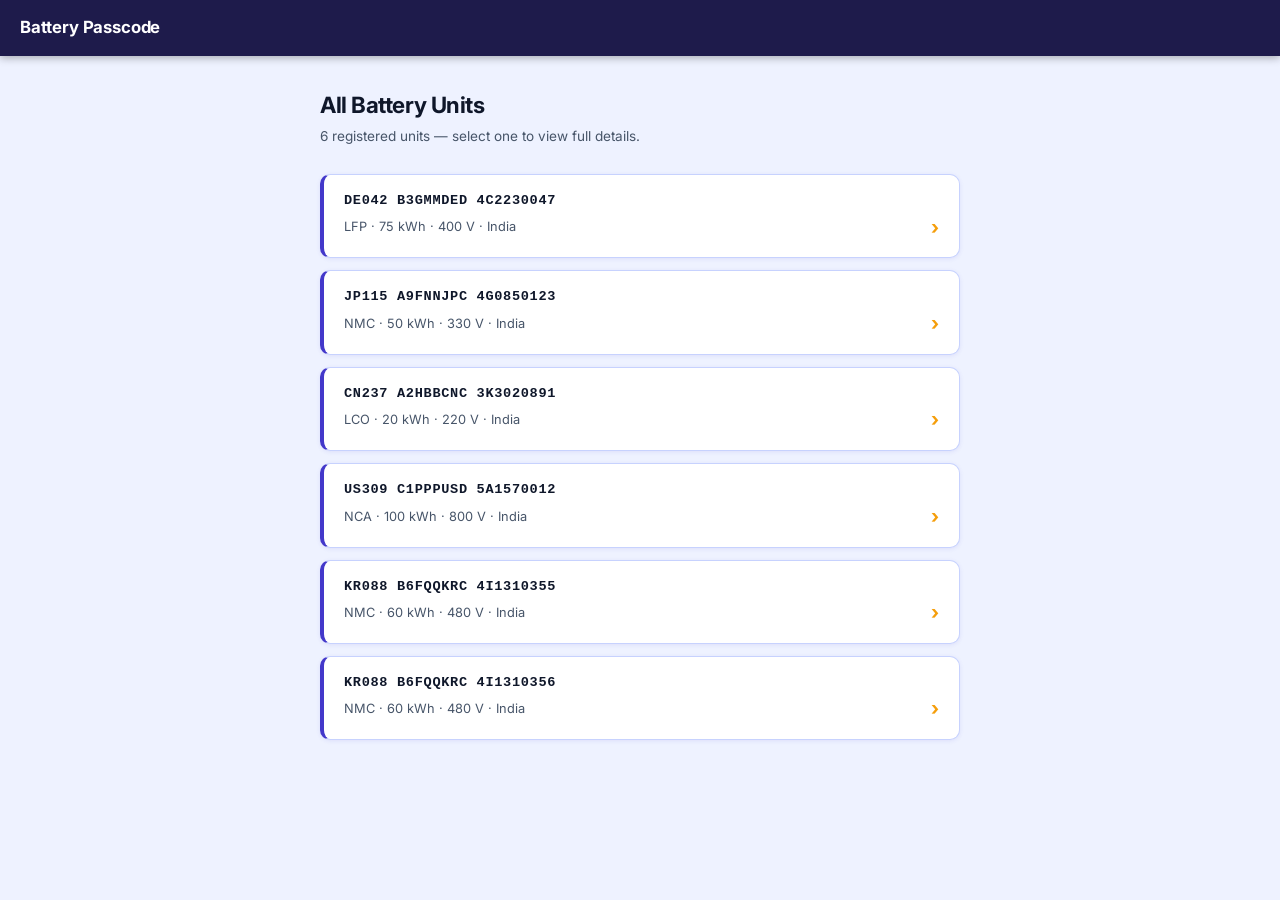
<file: index.html>
<!DOCTYPE html>
<html lang="en">
<head>
  <meta charset="UTF-8" />
  <meta name="viewport" content="width=device-width, initial-scale=1.0" />
  <title>Battery Passcode — Battery Registry</title>
  <link rel="stylesheet" href="style.css" />
</head>
<body>

<header class="topbar">
  <a class="topbar-mark" href="index.html">Battery Passcode</a>
</header>

<main class="page">
  <h1 class="index-heading">All Battery Units</h1>
  <p class="index-sub">5 registered units — select one to view full details.</p>

  <div class="battery-grid"></div>
</main>

<script src="batteries.js"></script>
<script>renderIndex();</script>
</body>
</html>
</file>
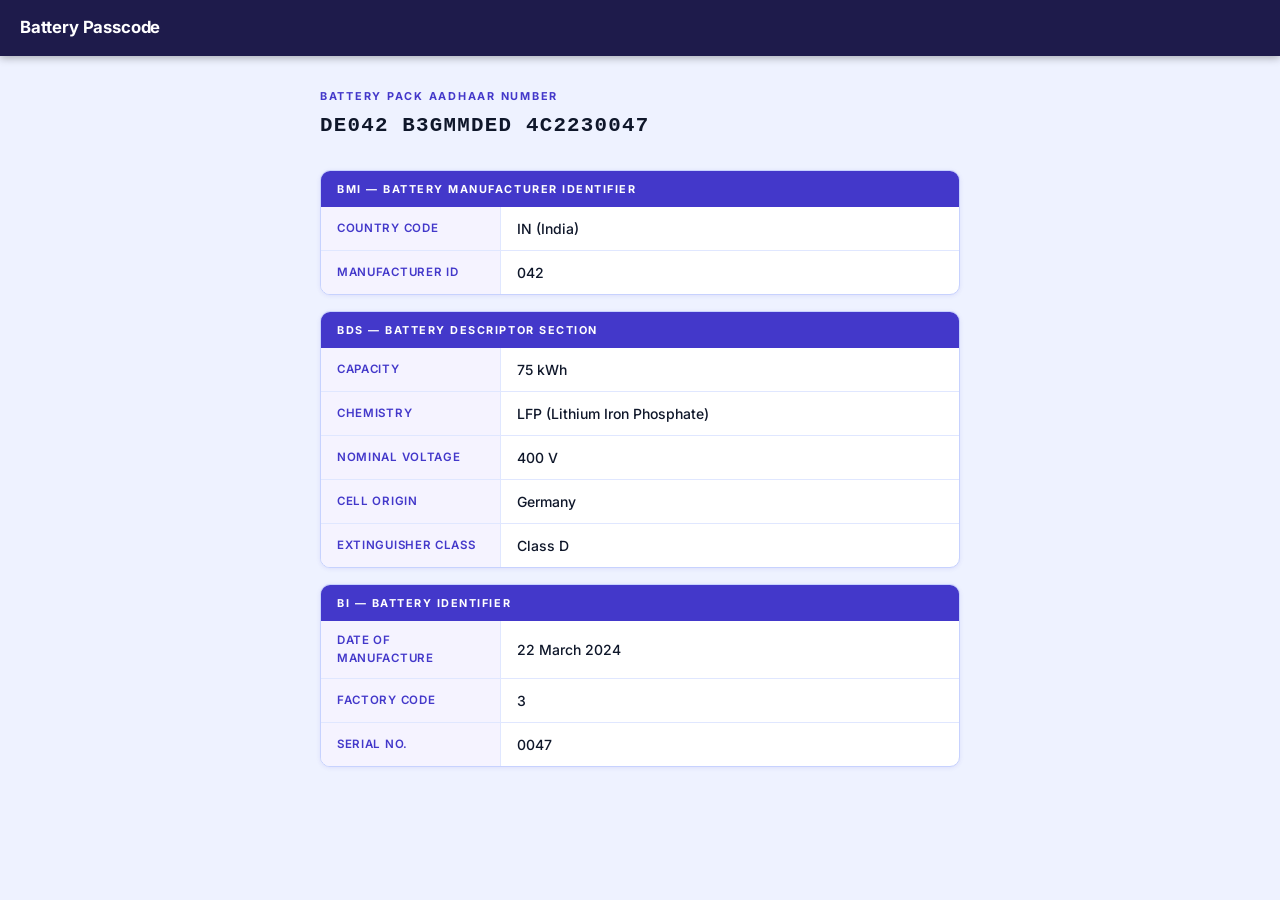
<file: bat-001.html>
<!DOCTYPE html>
<html lang="en">
<head>
  <meta charset="UTF-8" />
  <meta name="viewport" content="width=device-width, initial-scale=1.0" />
  <title>Battery Passcode</title>
  <link rel="stylesheet" href="style.css" />
</head>
<body>
  <script src="batteries.js"></script>
  <script>renderBattery('bat-001');</script>
</body>
</html>
</file>
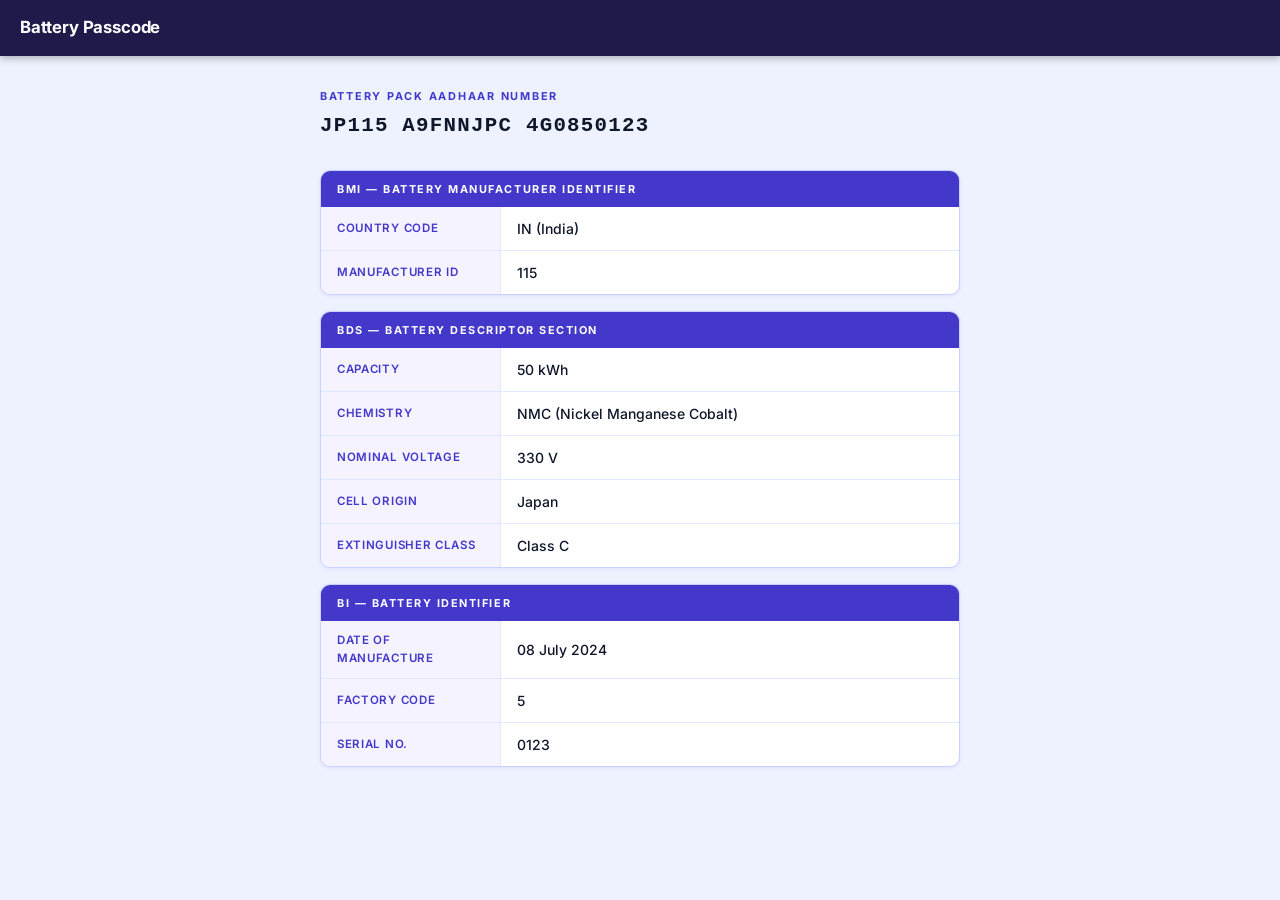
<file: bat-002.html>
<!DOCTYPE html>
<html lang="en">
<head>
  <meta charset="UTF-8" />
  <meta name="viewport" content="width=device-width, initial-scale=1.0" />
  <title>Battery Passcode</title>
  <link rel="stylesheet" href="style.css" />
</head>
<body>
  <script src="batteries.js"></script>
  <script>renderBattery('bat-002');</script>
</body>
</html>
</file>
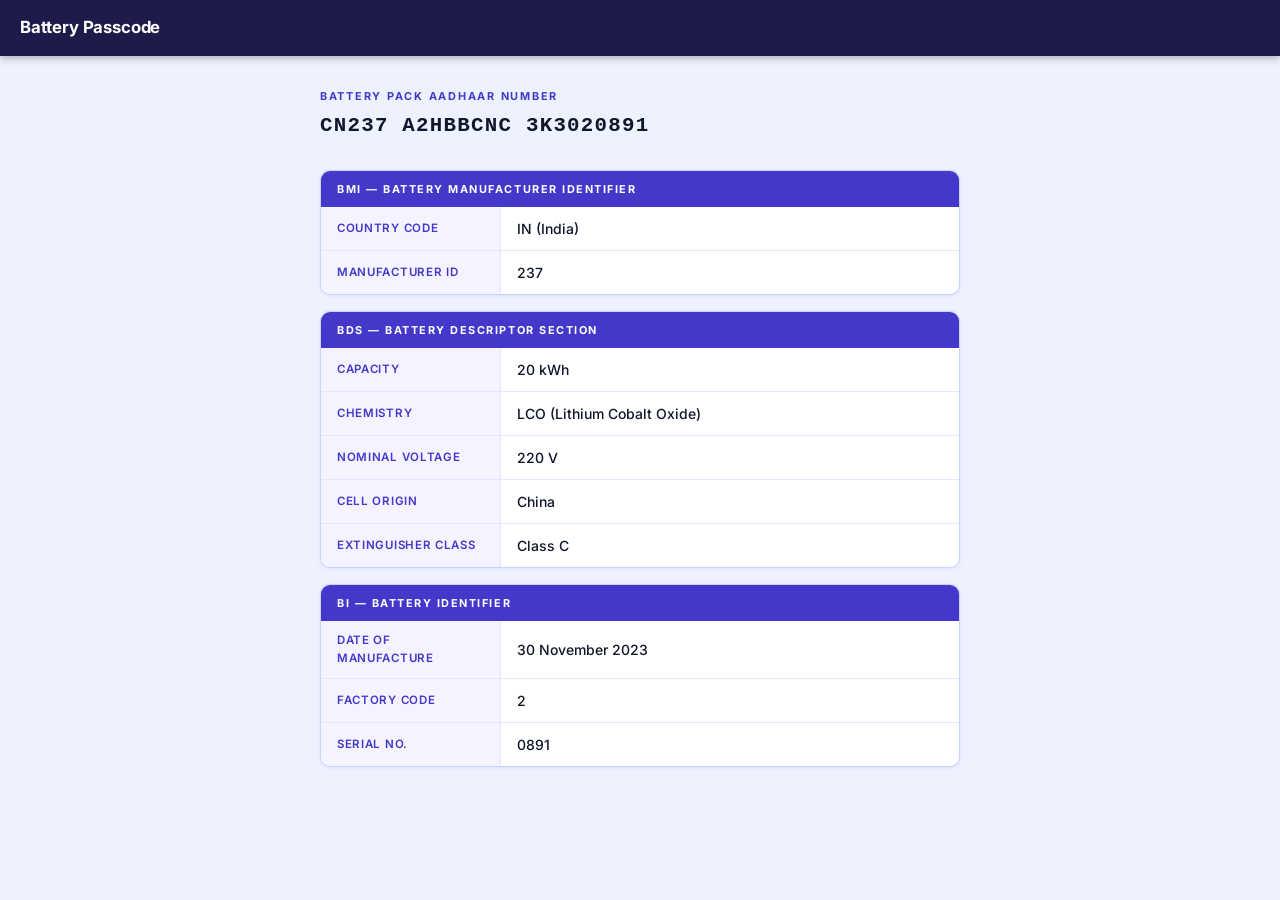
<file: bat-003.html>
<!DOCTYPE html>
<html lang="en">
<head>
  <meta charset="UTF-8" />
  <meta name="viewport" content="width=device-width, initial-scale=1.0" />
  <title>Battery Passcode</title>
  <link rel="stylesheet" href="style.css" />
</head>
<body>
  <script src="batteries.js"></script>
  <script>renderBattery('bat-003');</script>
</body>
</html>
</file>
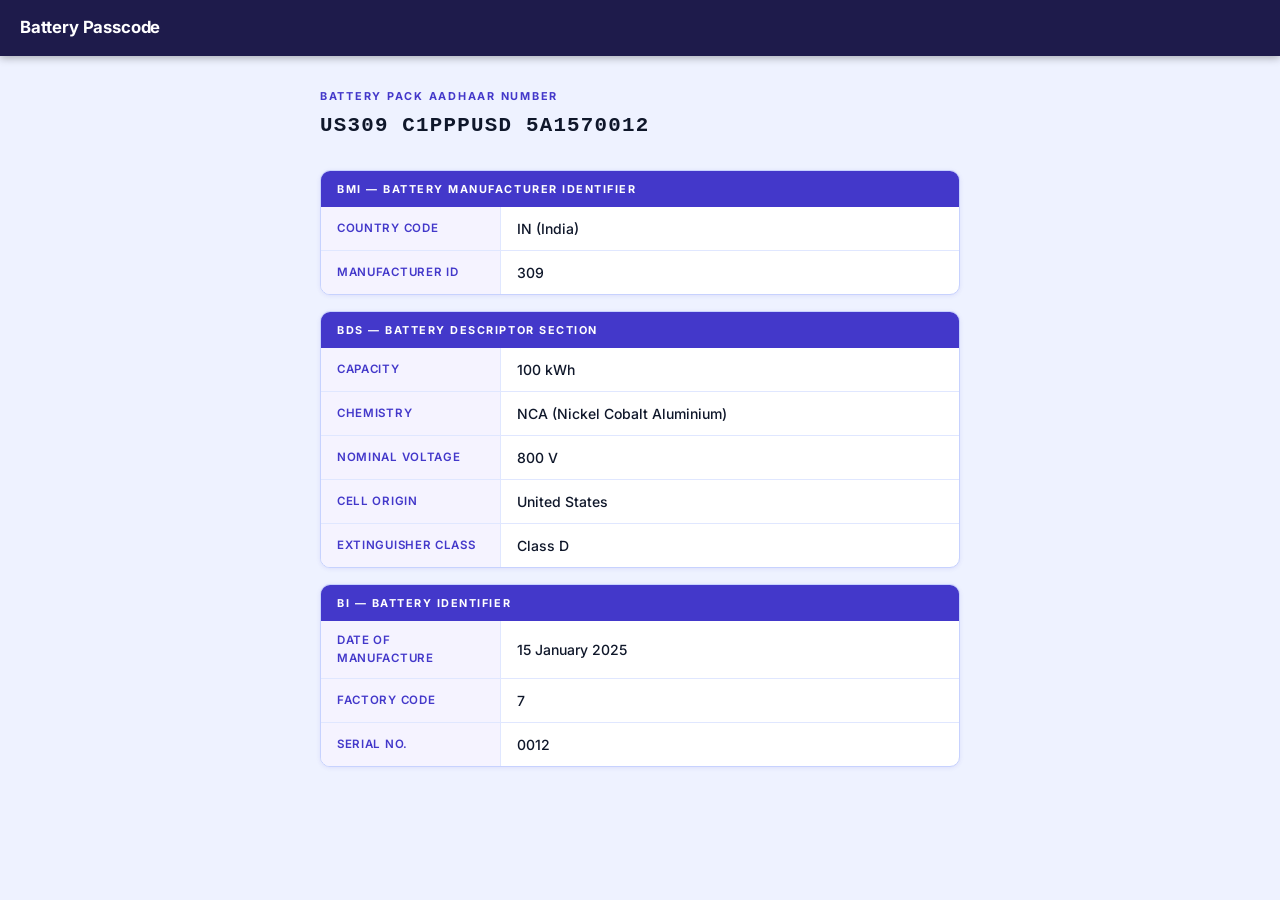
<file: bat-004.html>
<!DOCTYPE html>
<html lang="en">
<head>
  <meta charset="UTF-8" />
  <meta name="viewport" content="width=device-width, initial-scale=1.0" />
  <title>Battery Passcode</title>
  <link rel="stylesheet" href="style.css" />
</head>
<body>
  <script src="batteries.js"></script>
  <script>renderBattery('bat-004');</script>
</body>
</html>
</file>
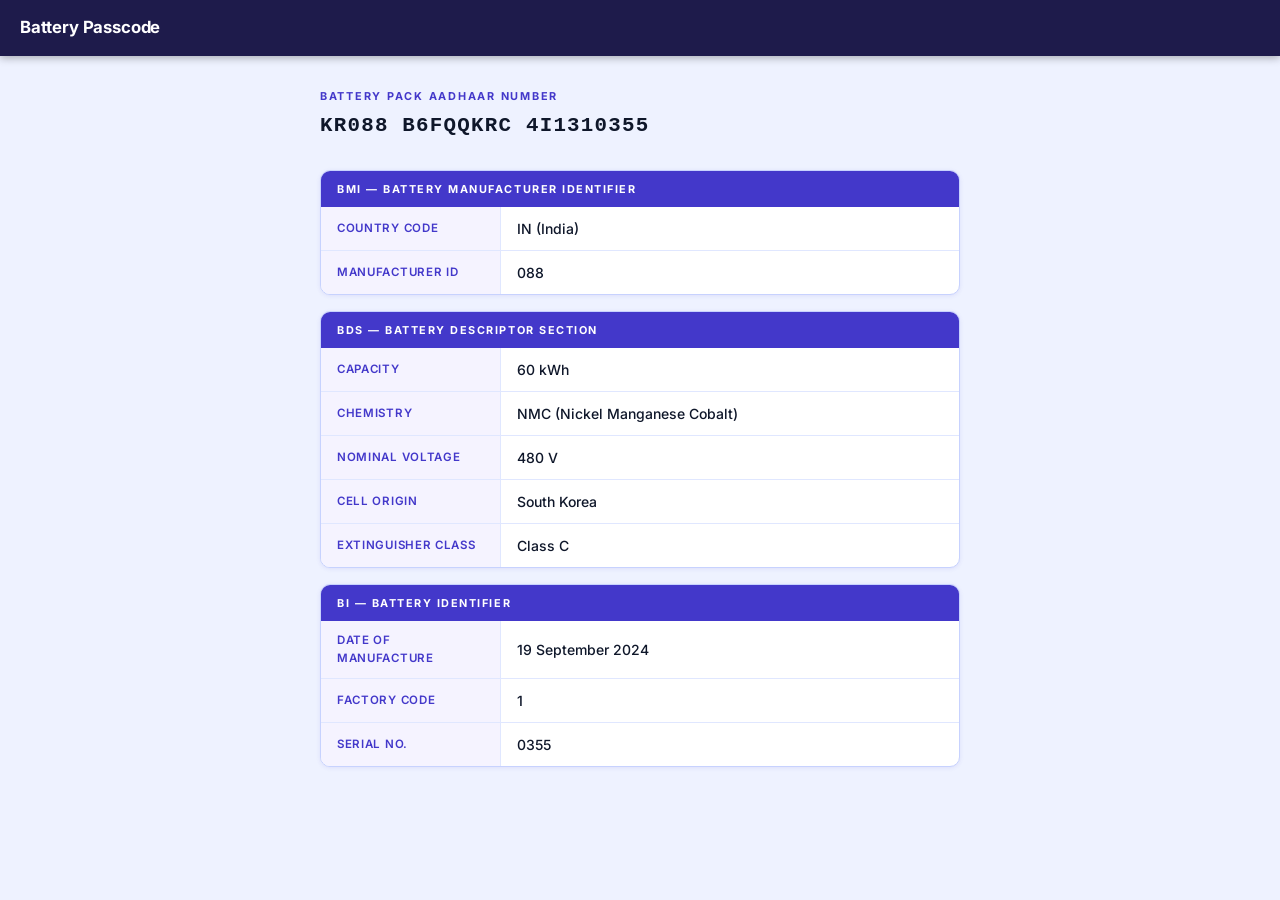
<file: bat-005.html>
<!DOCTYPE html>
<html lang="en">
<head>
  <meta charset="UTF-8" />
  <meta name="viewport" content="width=device-width, initial-scale=1.0" />
  <title>Battery Passcode</title>
  <link rel="stylesheet" href="style.css" />
</head>
<body>
  <script src="batteries.js"></script>
  <script>renderBattery('bat-005');</script>
</body>
</html>
</file>
<file: style.css>
@import url('https://fonts.googleapis.com/css2?family=Inter:wght@300;400;500;600;700&display=swap');

:root {
  --bg: #eef2ff;
  --surface: #ffffff;
  --border: #c7d2fe;
  --border-light: #e0e7ff;
  --text-primary: #0f172a;
  --text-secondary: #475569;
  --text-muted: #818cf8;
  --indigo: #4338ca;
  --indigo-dark: #3730a3;
  --indigo-deeper: #1e1b4b;
  --indigo-light: #e0e7ff;
  --amber: #f59e0b;
  --amber-dark: #d97706;
  --label-bg: #f5f3ff;
  --radius-sm: 6px;
  --radius-md: 10px;
  --shadow-sm: 0 1px 4px rgba(67, 56, 202, 0.1);
  --shadow-md: 0 6px 20px rgba(67, 56, 202, 0.18);
}

*, *::before, *::after { box-sizing: border-box; }

body {
  margin: 0;
  font-family: 'Inter', -apple-system, BlinkMacSystemFont, 'Segoe UI', sans-serif;
  -webkit-font-smoothing: antialiased;
  background: var(--bg);
  color: var(--text-primary);
  font-size: 16px;
  line-height: 1.5;
}

/* ── Top Bar ── */
.topbar {
  background: var(--indigo-deeper);
  height: 56px;
  display: flex;
  align-items: center;
  justify-content: space-between;
  padding: 0 20px;
  position: sticky;
  top: 0;
  z-index: 10;
  box-shadow: 0 2px 8px rgba(0, 0, 0, 0.3);
}

.topbar-mark {
  font-size: 1.05rem;
  font-weight: 700;
  letter-spacing: -0.01em;
  color: #ffffff;
  text-decoration: none;
}

.topbar-mark .mark-volt {
  color: var(--amber);
}

.topbar-back {
  font-size: 0.82rem;
  font-weight: 500;
  color: #a5b4fc;
  text-decoration: none;
  transition: color 0.15s;
}

.topbar-back:hover { color: #ffffff; }

/* ── Page content wrapper ── */
.page {
  max-width: 680px;
  margin: 0 auto;
  padding: 32px 20px 60px;
}

/* ── BPAN number display ── */
.bpan-label {
  font-size: 0.68rem;
  font-weight: 700;
  letter-spacing: 0.16em;
  text-transform: uppercase;
  color: var(--indigo);
  margin: 0 0 6px;
}

.bpan-number {
  font-family: 'Courier New', Courier, monospace;
  font-size: 1.3rem;
  font-weight: 700;
  color: var(--text-primary);
  letter-spacing: 0.06em;
  margin: 0 0 28px;
  word-break: break-all;
}

/* ── Section cards ── */
.section {
  background: var(--surface);
  border: 1px solid var(--border);
  border-radius: var(--radius-md);
  overflow: hidden;
  box-shadow: var(--shadow-sm);
  margin-bottom: 16px;
}

.section-title {
  padding: 10px 16px;
  font-size: 0.68rem;
  font-weight: 700;
  letter-spacing: 0.14em;
  text-transform: uppercase;
  color: #ffffff;
  background: var(--indigo);
  margin: 0;
}

.field-row {
  display: flex;
  border-bottom: 1px solid var(--border-light);
}

.field-row:last-child { border-bottom: none; }

.field-label {
  width: 180px;
  flex-shrink: 0;
  padding: 11px 16px;
  font-size: 0.72rem;
  font-weight: 600;
  color: var(--indigo);
  text-transform: uppercase;
  letter-spacing: 0.06em;
  background: var(--label-bg);
  border-right: 1px solid var(--border-light);
  display: flex;
  align-items: center;
}

.field-value {
  padding: 11px 16px;
  font-size: 0.875rem;
  font-weight: 500;
  color: var(--text-primary);
  display: flex;
  align-items: center;
}

/* ── Index page battery cards ── */
.battery-grid {
  display: flex;
  flex-direction: column;
  gap: 12px;
}

.battery-card {
  display: block;
  background: var(--surface);
  border: 1px solid var(--border);
  border-left: 4px solid var(--indigo);
  border-radius: var(--radius-md);
  padding: 16px 20px;
  text-decoration: none;
  color: inherit;
  box-shadow: var(--shadow-sm);
  transition: box-shadow 0.15s, transform 0.12s;
}

.battery-card:hover {
  box-shadow: var(--shadow-md);
  transform: translateY(-2px);
}

.card-bpan {
  font-family: 'Courier New', Courier, monospace;
  font-size: 0.85rem;
  font-weight: 700;
  color: var(--text-primary);
  letter-spacing: 0.05em;
  margin: 0 0 6px;
}

.card-meta {
  font-size: 0.8rem;
  color: var(--text-secondary);
  margin: 0;
}

.card-arrow {
  float: right;
  color: var(--amber);
  font-size: 1.2rem;
  font-weight: 700;
  margin-top: -24px;
}

/* ── Index heading ── */
.index-heading {
  font-size: 1.4rem;
  font-weight: 700;
  color: var(--text-primary);
  letter-spacing: -0.02em;
  margin: 0 0 4px;
}

.index-sub {
  font-size: 0.85rem;
  color: var(--text-secondary);
  margin: 0 0 28px;
}

/* ── Responsive ── */
@media (max-width: 480px) {
  .topbar { padding: 0 16px; }
  .page { padding: 24px 16px 48px; }
  .bpan-number { font-size: 1rem; }
  .field-row { flex-direction: column; }
  .field-label { width: 100%; border-right: none; border-bottom: 1px solid var(--border-light); }
  .field-value { font-size: 0.875rem; }
}
</file>
